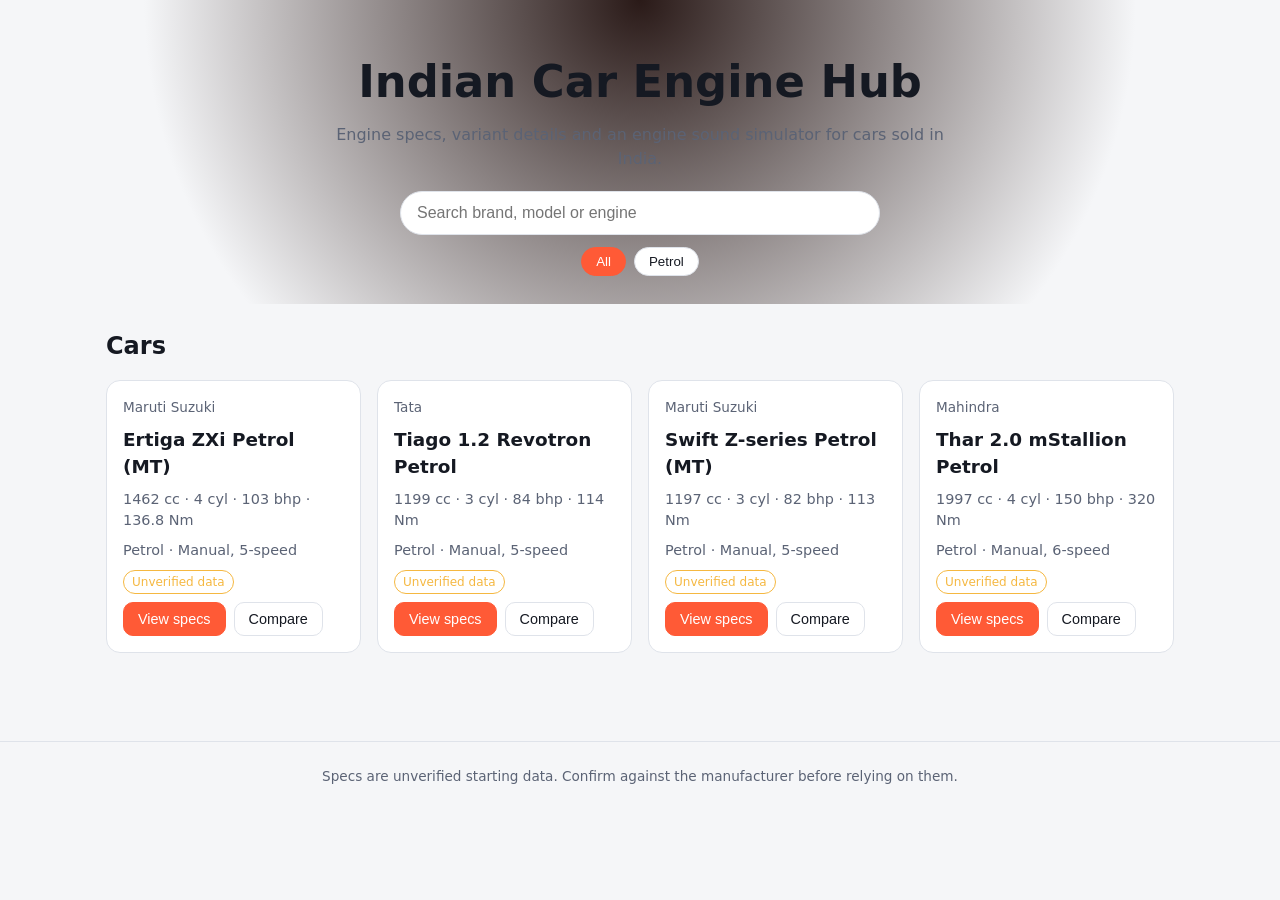
<file: index.html>
<!doctype html>
<html lang="en">
<head>
  <meta charset="utf-8">
  <meta name="viewport" content="width=device-width, initial-scale=1">
  <title>Indian Car Engine Hub</title>
  <link rel="stylesheet" href="styles.css">
</head>
<body>
  <header class="hero">
    <h1>Indian Car Engine Hub</h1>
    <p>Engine specs, variant details and an engine sound simulator for cars sold in India.</p>
    <div class="controls">
      <input id="search" type="search" placeholder="Search brand, model or engine">
      <div class="chips" id="fuelChips"></div>
    </div>
  </header>

  <main>
    <section>
      <h2>Cars</h2>
      <div class="grid" id="grid"></div>
    </section>

    <section id="compareSection" hidden>
      <h2>Compare <span id="compareCount"></span></h2>
      <div class="table-wrap"><table id="compareTable"></table></div>
    </section>

    <section id="detailSection" hidden>
      <div class="detail-head">
        <h2 id="detailTitle"></h2>
        <button id="closeDetail" class="btn ghost">Close</button>
      </div>
      <div class="detail">
        <div class="car-art" id="carArt"></div>
        <div>
          <div class="table-wrap"><table id="specTable"></table></div>
          <div class="sound-panel">
            <h3>Engine sound simulator</h3>
            <p class="note">A synthesised approximation based on this engine's cylinders and RPM. It is not a recording of this car.</p>
            <div class="sound-row">
              <button id="soundToggle" class="btn">Start engine</button>
              <label>Throttle <input id="throttle" type="range" min="0" max="100" value="0"></label>
              <span id="rpmReadout">0 rpm</span>
            </div>
          </div>
        </div>
      </div>
    </section>
  </main>

  <footer>
    Specs are unverified starting data. Confirm against the manufacturer before relying on them.
  </footer>

  <script src="data.js"></script>
  <script src="app.js"></script>
</body>
</html>
</file>
<file: styles.css>
:root {
  --bg: #0d0f14;
  --panel: #161a22;
  --line: #262c38;
  --text: #e8ebf2;
  --muted: #8a93a6;
  --accent: #ff5a36;
  --ok: #3ccf91;
  --warn: #f5b841;
}

@media (prefers-color-scheme: light) {
  :root:not([data-theme="dark"]) {
    --bg: #f5f6f8;
    --panel: #ffffff;
    --line: #dfe3ea;
    --text: #151922;
    --muted: #5b6375;
  }
}

* { box-sizing: border-box; }

body {
  margin: 0;
  background: var(--bg);
  color: var(--text);
  font-family: system-ui, -apple-system, "Segoe UI", Roboto, sans-serif;
  line-height: 1.5;
}

.hero {
  padding: 48px 16px 28px;
  background: radial-gradient(circle at top, #2a1a18 0%, var(--bg) 70%);
  text-align: center;
}
.hero h1 { margin: 0 0 8px; font-size: clamp(1.8rem, 5vw, 2.8rem); }
.hero p { margin: 0 auto 20px; color: var(--muted); max-width: 640px; }

.controls { display: flex; flex-direction: column; gap: 12px; align-items: center; }
#search {
  width: min(480px, 100%);
  padding: 12px 16px;
  border-radius: 999px;
  border: 1px solid var(--line);
  background: var(--panel);
  color: var(--text);
  font-size: 1rem;
}
.chips { display: flex; gap: 8px; flex-wrap: wrap; justify-content: center; }
.chip {
  padding: 6px 14px;
  border-radius: 999px;
  border: 1px solid var(--line);
  background: var(--panel);
  color: var(--text);
  cursor: pointer;
}
.chip.active { background: var(--accent); border-color: var(--accent); color: #fff; }

main { max-width: 1100px; margin: 0 auto; padding: 24px 16px 48px; }
section { margin-bottom: 40px; }
h2 { margin: 0 0 16px; }

.grid {
  display: grid;
  grid-template-columns: repeat(auto-fill, minmax(240px, 1fr));
  gap: 16px;
}
.card {
  background: var(--panel);
  border: 1px solid var(--line);
  border-radius: 14px;
  padding: 16px;
  display: flex;
  flex-direction: column;
  gap: 8px;
}
.card .brand { color: var(--muted); font-size: 0.85rem; }
.card h3 { margin: 0; font-size: 1.15rem; }
.card .meta { color: var(--muted); font-size: 0.9rem; }
.card .actions { display: flex; gap: 8px; margin-top: auto; }

.badge {
  align-self: flex-start;
  font-size: 0.75rem;
  padding: 2px 8px;
  border-radius: 999px;
  border: 1px solid var(--warn);
  color: var(--warn);
}

.btn {
  padding: 8px 14px;
  border-radius: 10px;
  border: 1px solid var(--accent);
  background: var(--accent);
  color: #fff;
  cursor: pointer;
  font-size: 0.9rem;
}
.btn.ghost { background: transparent; color: var(--text); border-color: var(--line); }
.btn.active { background: var(--ok); border-color: var(--ok); }

.table-wrap { overflow-x: auto; }
table { width: 100%; border-collapse: collapse; background: var(--panel); border-radius: 12px; overflow: hidden; }
th, td { text-align: left; padding: 10px 12px; border-bottom: 1px solid var(--line); font-size: 0.95rem; }
th { color: var(--muted); font-weight: 600; width: 40%; }

.detail-head { display: flex; justify-content: space-between; align-items: center; gap: 12px; }
.detail { display: grid; grid-template-columns: 1fr 1.3fr; gap: 24px; }
@media (max-width: 760px) { .detail { grid-template-columns: 1fr; } }

.car-art {
  background: var(--panel);
  border: 1px solid var(--line);
  border-radius: 14px;
  min-height: 260px;
  display: flex;
  align-items: center;
  justify-content: center;
  padding: 16px;
}
.car-art svg { width: 100%; height: auto; }

.sound-panel {
  margin-top: 16px;
  background: var(--panel);
  border: 1px solid var(--line);
  border-radius: 14px;
  padding: 16px;
}
.sound-panel h3 { margin: 0 0 4px; }
.note { color: var(--muted); font-size: 0.85rem; margin: 0 0 12px; }
.sound-row { display: flex; gap: 12px; align-items: center; flex-wrap: wrap; }
.sound-row input[type="range"] { width: 180px; }
#rpmReadout { font-variant-numeric: tabular-nums; min-width: 90px; }

footer {
  text-align: center;
  color: var(--muted);
  font-size: 0.85rem;
  padding: 24px 16px;
  border-top: 1px solid var(--line);
}
</file>
